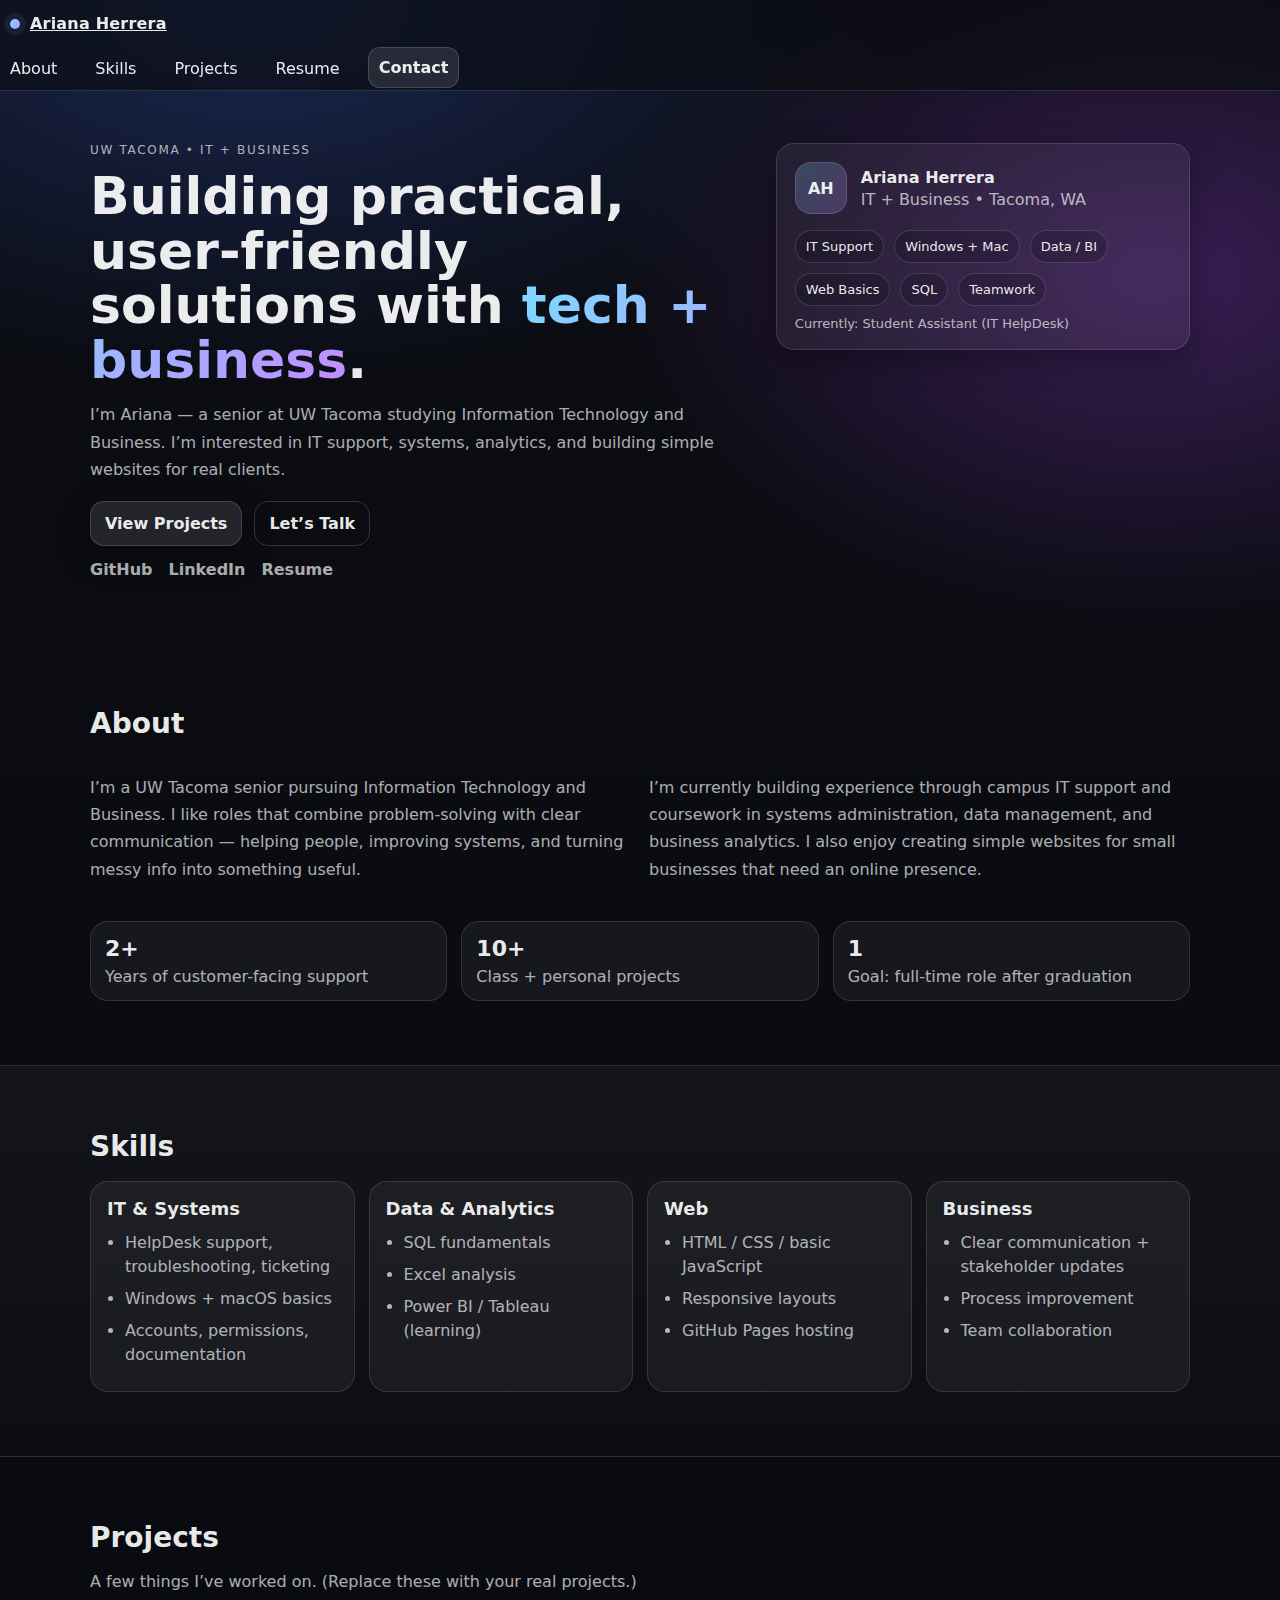
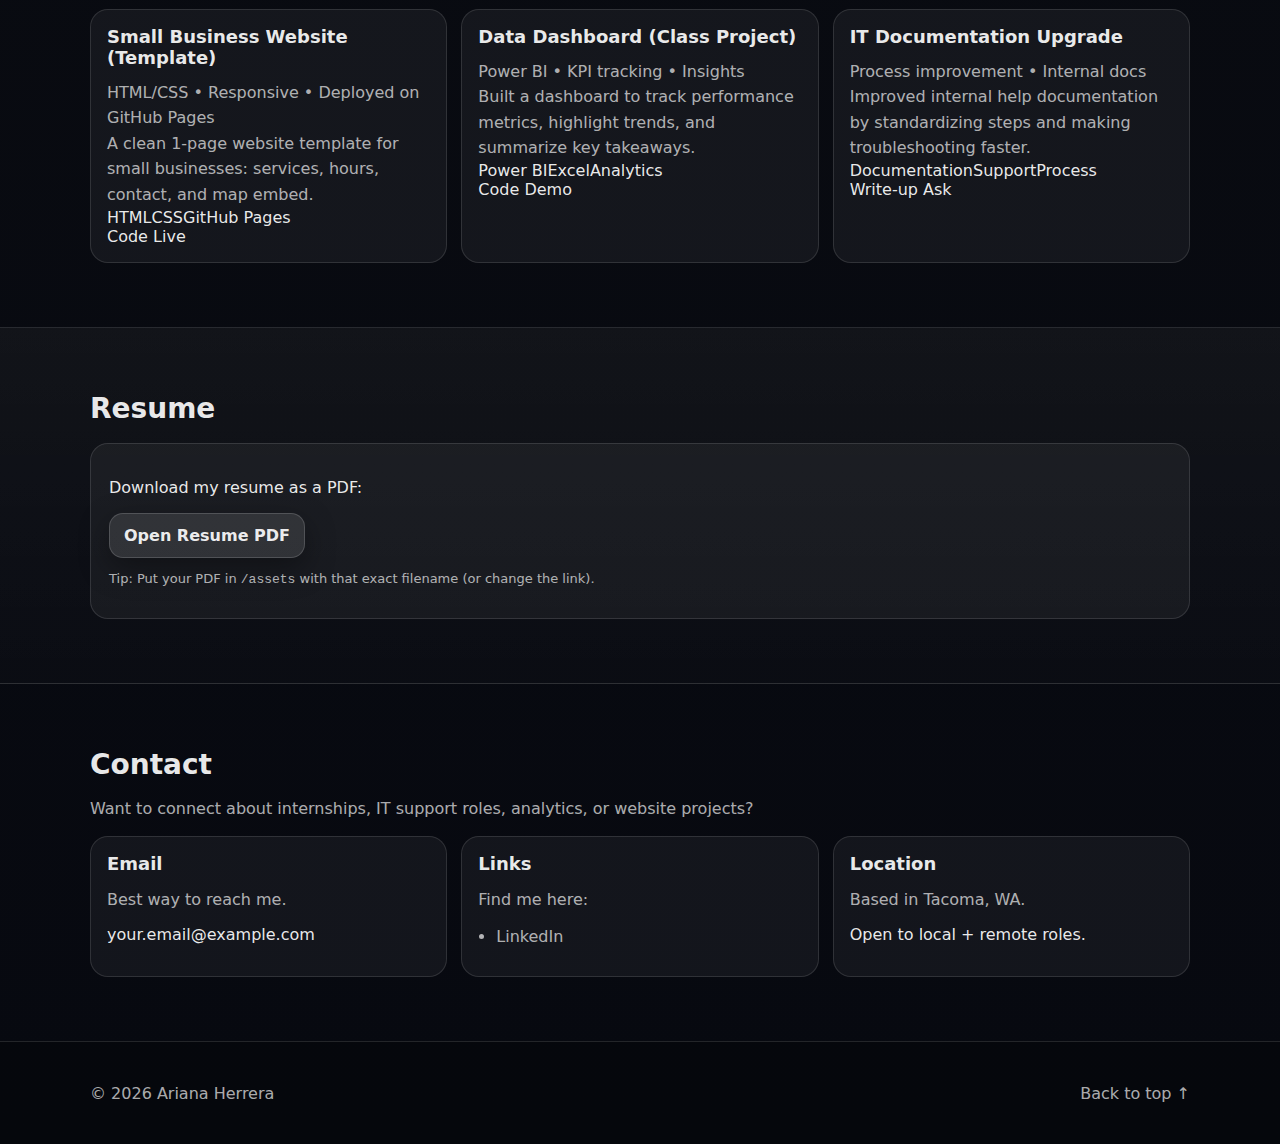
<file: index.html>
<!doctype html>
<html lang="en">
  <head>
    <meta charset="UTF-8" />
    <meta name="viewport" content="width=device-width, initial-scale=1.0" />
    <title>Ariana Herrera | Portfolio</title>
    <meta name="description" content="Portfolio of Ariana Herrera — Information Technology & Business student." />
    <link rel="stylesheet" href="styles.css" />
  </head>

  <body>
    <header class="site-header">
      <a class="logo" href="#top" aria-label="Go to top">
        <span class="logo-dot"></span> Ariana Herrera
      </a>

      <nav class="nav" aria-label="Primary">
        <button class="nav-toggle" aria-label="Open menu" aria-expanded="false">
          ☰
        </button>
        <ul class="nav-list">
          <li><a href="#about">About</a></li>
          <li><a href="#skills">Skills</a></li>
          <li><a href="#projects">Projects</a></li>
          <li><a href="#resume">Resume</a></li>
          <li><a href="#contact" class="btn btn-small">Contact</a></li>
        </ul>
      </nav>
    </header>

    <main id="top">
      <!-- HERO -->
      <section class="section hero">
        <div class="container hero-grid">
          <div>
            <p class="eyebrow">UW Tacoma • IT + Business</p>
            <h1>
              Building practical, user-friendly solutions with
              <span class="gradient-text">tech + business</span>.
            </h1>
            <p class="lead">
              I’m Ariana — a senior at UW Tacoma studying Information Technology and Business.
              I’m interested in IT support, systems, analytics, and building simple websites for real clients.
            </p>

            <div class="hero-actions">
              <a class="btn" href="#projects">View Projects</a>
              <a class="btn btn-ghost" href="#contact">Let’s Talk</a>
            </div>

            <div class="social-row" aria-label="Social links">
              <a href="https://github.com/your-username" target="_blank" rel="noreferrer">GitHub</a>
              <a href="https://www.linkedin.com/in/your-link" target="_blank" rel="noreferrer">LinkedIn</a>
              <a href="./assets/Ariana-Herrera-Resume.pdf" target="_blank" rel="noreferrer">Resume</a>
            </div>
          </div>

          <div class="hero-card">
            <div class="hero-card-top">
              <div class="avatar" aria-hidden="true">AH</div>
              <div>
                <p class="hero-name">Ariana Herrera</p>
                <p class="hero-sub">IT + Business • Tacoma, WA</p>
              </div>
            </div>

            <div class="hero-card-body">
              <div class="pill">IT Support</div>
              <div class="pill">Windows + Mac</div>
              <div class="pill">Data / BI</div>
              <div class="pill">Web Basics</div>
              <div class="pill">SQL</div>
              <div class="pill">Teamwork</div>
            </div>

            <div class="hero-card-footer">
              <p class="small">
                Currently: Student Assistant (IT HelpDesk)
              </p>
            </div>
          </div>
        </div>
      </section>

      <!-- ABOUT -->
      <section id="about" class="section">
        <div class="container">
          <h2>About</h2>
          <div class="two-col">
            <p>
              I’m a UW Tacoma senior pursuing Information Technology and Business.
              I like roles that combine problem-solving with clear communication —
              helping people, improving systems, and turning messy info into something useful.
            </p>
            <p>
              I’m currently building experience through campus IT support and coursework in
              systems administration, data management, and business analytics. I also enjoy
              creating simple websites for small businesses that need an online presence.
            </p>
          </div>

          <div class="stats">
            <div class="stat">
              <p class="stat-number">2+</p>
              <p class="stat-label">Years of customer-facing support</p>
            </div>
            <div class="stat">
              <p class="stat-number">10+</p>
              <p class="stat-label">Class + personal projects</p>
            </div>
            <div class="stat">
              <p class="stat-number">1</p>
              <p class="stat-label">Goal: full-time role after graduation</p>
            </div>
          </div>
        </div>
      </section>

      <!-- SKILLS -->
      <section id="skills" class="section section-alt">
        <div class="container">
          <h2>Skills</h2>

          <div class="card-grid">
            <article class="card">
              <h3>IT & Systems</h3>
              <ul>
                <li>HelpDesk support, troubleshooting, ticketing</li>
                <li>Windows + macOS basics</li>
                <li>Accounts, permissions, documentation</li>
              </ul>
            </article>

            <article class="card">
              <h3>Data & Analytics</h3>
              <ul>
                <li>SQL fundamentals</li>
                <li>Excel analysis</li>
                <li>Power BI / Tableau (learning)</li>
              </ul>
            </article>

            <article class="card">
              <h3>Web</h3>
              <ul>
                <li>HTML / CSS / basic JavaScript</li>
                <li>Responsive layouts</li>
                <li>GitHub Pages hosting</li>
              </ul>
            </article>

            <article class="card">
              <h3>Business</h3>
              <ul>
                <li>Clear communication + stakeholder updates</li>
                <li>Process improvement</li>
                <li>Team collaboration</li>
              </ul>
            </article>
          </div>
        </div>
      </section>

      <!-- PROJECTS -->
      <section id="projects" class="section">
        <div class="container">
          <div class="section-head">
            <h2>Projects</h2>
            <p class="muted">A few things I’ve worked on. (Replace these with your real projects.)</p>
          </div>

          <div class="project-grid">
            <article class="project">
              <div class="project-top">
                <h3>Small Business Website (Template)</h3>
                <p class="muted">HTML/CSS • Responsive • Deployed on GitHub Pages</p>
              </div>
              <p>
                A clean 1-page website template for small businesses: services, hours, contact, and map embed.
              </p>
              <div class="tags">
                <span class="tag">HTML</span><span class="tag">CSS</span><span class="tag">GitHub Pages</span>
              </div>
              <div class="links">
                <a href="https://github.com/your-username/project-repo" target="_blank" rel="noreferrer">Code</a>
                <a href="https://your-username.github.io/project-repo/" target="_blank" rel="noreferrer">Live</a>
              </div>
            </article>

            <article class="project">
              <div class="project-top">
                <h3>Data Dashboard (Class Project)</h3>
                <p class="muted">Power BI • KPI tracking • Insights</p>
              </div>
              <p>
                Built a dashboard to track performance metrics, highlight trends, and summarize key takeaways.
              </p>
              <div class="tags">
                <span class="tag">Power BI</span><span class="tag">Excel</span><span class="tag">Analytics</span>
              </div>
              <div class="links">
                <a href="#" aria-disabled="true">Code</a>
                <a href="#" aria-disabled="true">Demo</a>
              </div>
            </article>

            <article class="project">
              <div class="project-top">
                <h3>IT Documentation Upgrade</h3>
                <p class="muted">Process improvement • Internal docs</p>
              </div>
              <p>
                Improved internal help documentation by standardizing steps and making troubleshooting faster.
              </p>
              <div class="tags">
                <span class="tag">Documentation</span><span class="tag">Support</span><span class="tag">Process</span>
              </div>
              <div class="links">
                <a href="#" aria-disabled="true">Write-up</a>
                <a href="#contact">Ask</a>
              </div>
            </article>
          </div>
        </div>
      </section>

      <!-- RESUME -->
      <section id="resume" class="section section-alt">
        <div class="container">
          <h2>Resume</h2>
          <div class="resume-box">
            <p>
              Download my resume as a PDF:
            </p>
            <a class="btn" href="./assets/Ariana-Herrera-Resume.pdf" target="_blank" rel="noreferrer">
              Open Resume PDF
            </a>
            <p class="small muted">
              Tip: Put your PDF in <code>/assets</code> with that exact filename (or change the link).
            </p>
          </div>
        </div>
      </section>

      <!-- CONTACT -->
      <section id="contact" class="section">
        <div class="container">
          <h2>Contact</h2>
          <p class="muted">
            Want to connect about internships, IT support roles, analytics, or website projects?
          </p>

          <div class="contact-grid">
            <div class="card">
              <h3>Email</h3>
              <p class="muted">Best way to reach me.</p>
              <p><a href="mailto:your.email@example.com">your.email@example.com</a></p>
            </div>

            <div class="card">
              <h3>Links</h3>
              <p class="muted">Find me here:</p>
              <ul class="link-list">

                <li><a href="https://www.linkedin.com/in/your-link" target="_blank" rel="noreferrer">LinkedIn</a></li>
              </ul>
            </div>

            <div class="card">
              <h3>Location</h3>
              <p class="muted">Based in Tacoma, WA.</p>
              <p>Open to local + remote roles.</p>
            </div>
          </div>
        </div>
      </section>
    </main>

    <footer class="site-footer">
      <div class="container footer-row">
        <p>© <span id="year"></span> Ariana Herrera</p>
        <a href="#top">Back to top ↑</a>
      </div>
    </footer>

    <script src="script.js"></script>
  </body>
</html>
</file>
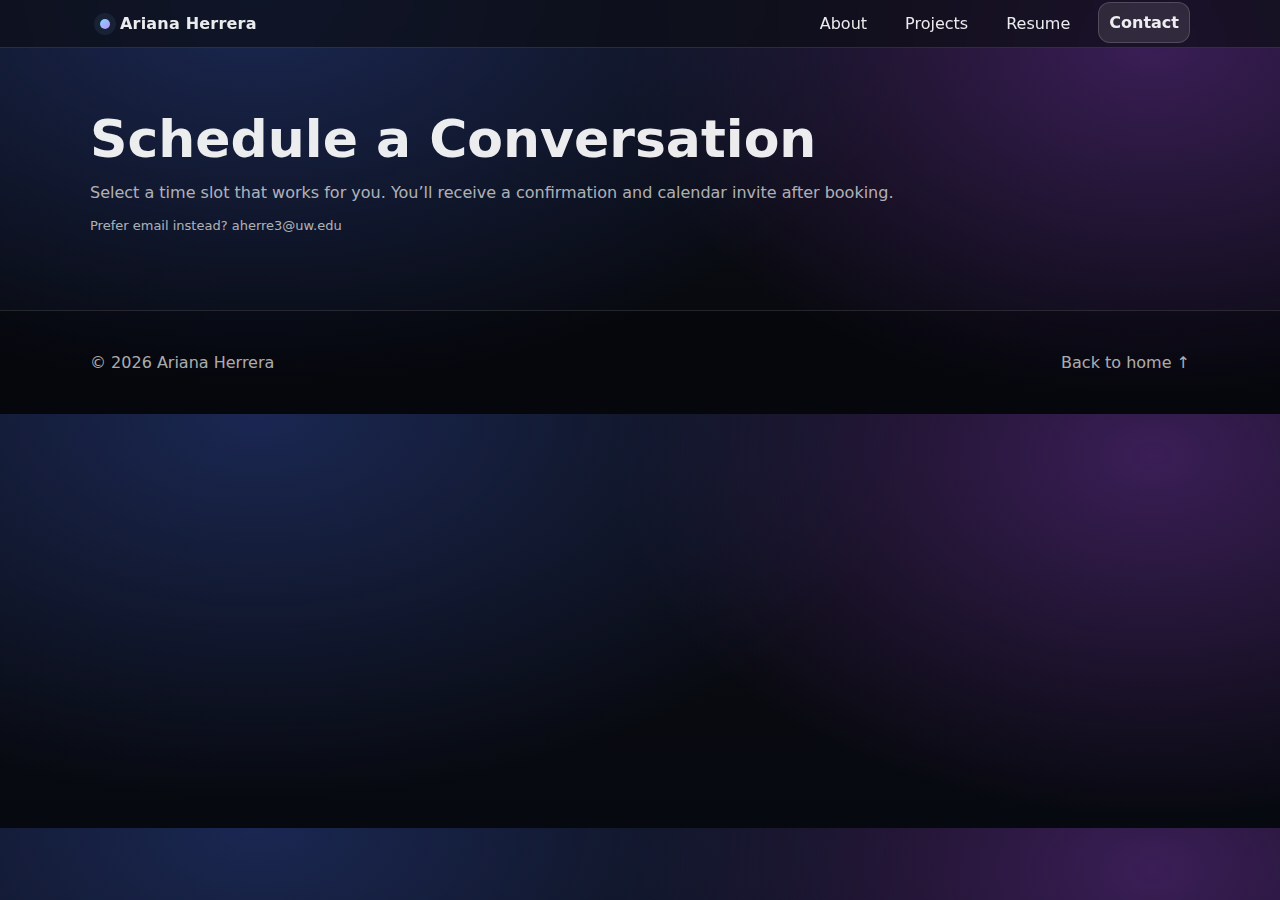
<file: schedule.html>
<!doctype html>
<html lang="en">
  <head>
    <meta charset="UTF-8" />
    <meta name="viewport" content="width=device-width, initial-scale=1.0" />
    <title>Schedule a Conversation | Ariana Herrera</title>
    <meta name="description" content="Schedule a conversation with Ariana Herrera." />
    <link rel="stylesheet" href="styles.css" />
  </head>

  <body>
    <header class="site-header">
      <div class="container header-row">
        <a class="logo" href="./index.html#top" aria-label="Back to homepage">
          <span class="logo-dot"></span> Ariana Herrera
        </a>

        <nav class="nav" aria-label="Primary">
          <button class="nav-toggle" aria-label="Open menu" aria-expanded="false">
            ☰
          </button>

          <ul class="nav-list">
            <li><a href="./index.html#about">About</a></li>
            <li><a href="./index.html#projects">Projects</a></li>
            <li><a href="./index.html#resume">Resume</a></li>
            <li><a href="./index.html#contact" class="btn btn-small">Contact</a></li>
          </ul>
        </nav>
      </div>
    </header>

    <main id="top">
      <section class="section">
        <div class="container">
          <div class="schedule-head">
            <h1 class="schedule-title">Schedule a Conversation</h1>
            <p class="muted schedule-subtitle">
              Select a time slot that works for you. You’ll receive a confirmation and calendar invite after booking.
            </p>
          </div>

          <div class="schedule-card">
            <!-- ✅ Calendly Inline Embed -->
            <div
              class="calendly-inline-widget"
              data-url="https://calendly.com/ariana-herrera-pnw/30min"
            ></div>
          </div>

          <p class="small muted schedule-alt">
            Prefer email instead? <a href="mailto:aherre3@uw.edu">aherre3@uw.edu</a>
          </p>
        </div>
      </section>
    </main>

    <footer class="site-footer">
      <div class="container footer-row">
        <p>© <span id="year"></span> Ariana Herrera</p>
        <a href="./index.html#top" class="back-to-top">Back to home ↑</a>
      </div>
    </footer>

    <!-- ✅ Use your shared JS so it works on both pages -->
    <script src="script.js"></script>

    <!-- ✅ Calendly Widget Script (required) -->
    <script src="https://assets.calendly.com/assets/external/widget.js" async></script>
  </body>
</html>
</file>
<file: styles.css>
/* ================= ROOT VARIABLES ================= */
:root{
  --bg: #0b0d12;
  --bg2: #0f1320;
  --card: rgba(255,255,255,0.06);
  --text: rgba(255,255,255,0.92);
  --muted: rgba(255,255,255,0.68);
  --border: rgba(255,255,255,0.12);
  --shadow: 0 10px 30px rgba(0,0,0,0.35);
  --radius: 18px;
  --max: 1100px;
  --header-offset: 90px;
}

/* ================= LIGHT MODE OVERRIDES ================= */
:root[data-theme="light"]{
  --bg: #f7f8fb;
  --bg2: #ffffff;
  --card: rgba(0,0,0,0.04);
  --text: rgba(0,0,0,0.88);
  --muted: rgba(0,0,0,0.60);
  --border: rgba(0,0,0,0.12);
  --shadow: 0 10px 30px rgba(0,0,0,0.12);
}

/* ================= BASE ================= */
*{ box-sizing:border-box; }

html{
  scroll-behavior:smooth;
  scroll-padding-top: var(--header-offset);
}

section{
  scroll-margin-top: var(--header-offset);
}

body{
  margin:0;
  font-family: ui-sans-serif, system-ui, -apple-system, Segoe UI, Roboto, Arial,
               "Apple Color Emoji","Segoe UI Emoji";
  background:
    radial-gradient(1200px 700px at 20% 0%, #1a2752 0%, rgba(26,39,82,0) 55%),
    radial-gradient(900px 600px at 90% 10%, #3a1e56 0%, rgba(58,30,86,0) 60%),
    linear-gradient(180deg, var(--bg) 0%, #070910 100%);
  color: var(--text);
}

:root[data-theme="light"] body{
  /* lighter background feel */
  background:
    radial-gradient(1200px 700px at 20% 0%, rgba(26,39,82,0.16) 0%, rgba(26,39,82,0) 55%),
    radial-gradient(900px 600px at 90% 10%, rgba(58,30,86,0.12) 0%, rgba(58,30,86,0) 60%),
    linear-gradient(180deg, var(--bg) 0%, var(--bg2) 100%);
}

a{ color: inherit; text-decoration:none; }
a:hover{ text-decoration:underline; }

.container{
  width: min(var(--max), calc(100% - 40px));
  margin: 0 auto;
}

/* ================= HEADER ================= */
.site-header{
  position: sticky;
  top: 0;
  z-index: 50;
  backdrop-filter: blur(14px);
  background: rgba(11,13,18,0.65);
  border-bottom: 1px solid var(--border);
}

:root[data-theme="light"] .site-header{
  background: rgba(247,248,251,0.72);
}

.header-row{
  display:flex;
  align-items:center;
  justify-content:space-between;
}

.logo{
  display:flex;
  align-items:center;
  gap:10px;
  padding: 14px 0 14px 10px; /* dot not touching the corner */
  font-weight: 700;
  letter-spacing: 0.2px;
}

.logo-dot{
  width: 10px;
  height: 10px;
  border-radius: 50%;
  background: linear-gradient(135deg, #7cdbff, #c38bff);
  box-shadow: 0 0 0 6px rgba(124,219,255,0.08);
}

/* ================= NAV ================= */
.nav{ position: relative; }

.nav-toggle{
  display:none;
  border: 1px solid var(--border);
  background: rgba(255,255,255,0.06);
  color: var(--text);
  border-radius: 12px;
  padding: 10px 12px;
  cursor: pointer;
}

:root[data-theme="light"] .nav-toggle{
  background: rgba(0,0,0,0.04);
}

.nav-list{
  display:flex;
  gap: 18px;
  list-style:none;
  margin:0;
  padding:0;
  align-items:center;
}

.nav-list a{
  padding: 10px 10px;
  border-radius: 12px;
  display:inline-block;
}

.nav-list a:hover{
  background: rgba(255,255,255,0.06);
  text-decoration:none;
}

:root[data-theme="light"] .nav-list a:hover{
  background: rgba(0,0,0,0.04);
}

/* Keep the Contact pill away from the bottom border line */
.nav-list .btn-small{
  margin-bottom: 2px;
}

/* ================= SECTIONS ================= */
.section{ padding: 64px 0; }

.section-alt{
  background: linear-gradient(180deg, rgba(255,255,255,0.04), rgba(255,255,255,0.01));
  border-top: 1px solid var(--border);
  border-bottom: 1px solid var(--border);
}

:root[data-theme="light"] .section-alt{
  background: linear-gradient(180deg, rgba(0,0,0,0.02), rgba(0,0,0,0.01));
}

.hero{ padding-top: 52px; }

/* ================= TYPOGRAPHY ================= */
.eyebrow{
  color: var(--muted);
  text-transform: uppercase;
  letter-spacing: 0.14em;
  font-size: 12px;
  margin: 0 0 12px;
}

h1{
  font-size: clamp(34px, 4.2vw, 52px);
  line-height: 1.05;
  margin: 0 0 14px;
}

h2{
  font-size: 28px;
  margin: 0 0 18px;
}

h3{
  margin: 0 0 12px;
  font-size: 18px;
}

.lead{
  font-size: 16px;
  color: var(--muted);
  line-height: 1.7;
  margin: 0 0 18px;
}

.muted{ color: var(--muted); }
.small{ font-size: 13px; color: var(--muted); }

.gradient-text{
  background: linear-gradient(135deg, #7cdbff, #c38bff);
  -webkit-background-clip: text;
  background-clip: text;
  color: transparent;
}

/* ================= LAYOUT ================= */
.hero-grid{
  display:grid;
  grid-template-columns: 1.35fr 0.85fr;
  gap: 28px;
  align-items: start;
}

.two-col{
  display:grid;
  grid-template-columns: 1fr 1fr;
  gap: 18px;
  color: var(--muted);
  line-height: 1.7;
}

/* ================= BUTTONS ================= */
.btn{
  display:inline-flex;
  align-items:center;
  justify-content:center;
  gap:10px;
  padding: 12px 14px;
  border-radius: 14px;
  border: 1px solid rgba(255,255,255,0.16);
  background: rgba(255,255,255,0.10);
  box-shadow: var(--shadow);
  text-decoration:none;
  font-weight: 600;
  transition: transform 0.15s ease, background 0.15s ease, border-color 0.15s ease;
}

:root[data-theme="light"] .btn{
  border: 1px solid rgba(0,0,0,0.12);
  background: rgba(0,0,0,0.04);
}

.btn:hover{
  text-decoration:none;
  transform: translateY(-1px);
}

.btn:active{ transform: translateY(0); }

.btn-ghost{
  background: transparent;
  box-shadow:none;
}

.btn-outline{
  background: transparent;
  border: 1px solid var(--border);
  box-shadow:none;
}

.btn-small{
  padding: 10px 12px;
  box-shadow:none;
}

.hero-actions{
  display:flex;
  gap: 12px;
  flex-wrap: wrap;
  margin: 18px 0 14px;
}

.social-row{
  display:flex;
  gap: 16px;
  color: var(--muted);
  font-weight: 600;
}

/* ================= CARDS ================= */
.hero-card{
  border: 1px solid var(--border);
  background: var(--card);
  border-radius: var(--radius);
  box-shadow: var(--shadow);
  padding: 18px;
}

.hero-card-top{
  display:flex;
  gap: 14px;
  align-items:center;
}

.avatar{
  width: 52px;
  height: 52px;
  border-radius: 16px;
  display:grid;
  place-items:center;
  font-weight: 800;
  background: linear-gradient(135deg, rgba(124,219,255,0.22), rgba(195,139,255,0.22));
  border: 1px solid rgba(255,255,255,0.14);
}

:root[data-theme="light"] .avatar{
  border: 1px solid rgba(0,0,0,0.10);
}

.hero-name{ margin:0; font-weight: 800; }
.hero-sub{ margin: 3px 0 0; color: var(--muted); }

.hero-card-body{
  display:flex;
  flex-wrap: wrap;
  gap: 10px;
  margin: 16px 0 10px;
}

.pill{
  border: 1px solid rgba(255,255,255,0.14);
  background: rgba(0,0,0,0.18);
  padding: 8px 10px;
  border-radius: 999px;
  font-size: 13px;
  color: var(--text);
}

:root[data-theme="light"] .pill{
  border: 1px solid rgba(0,0,0,0.12);
  background: rgba(0,0,0,0.04);
  color: var(--text);
}

.hero-card-footer .small{ margin: 0; }

/* ================= STATS ================= */
.stats{
  margin-top: 22px;
  display:grid;
  grid-template-columns: repeat(3, 1fr);
  gap: 14px;
}

.stat{
  border: 1px solid var(--border);
  background: rgba(255,255,255,0.05);
  border-radius: var(--radius);
  padding: 14px;
}

:root[data-theme="light"] .stat{
  background: rgba(0,0,0,0.03);
}

.stat-number{
  margin: 0;
  font-size: 22px;
  font-weight: 900;
}

.stat-label{
  margin: 6px 0 0;
  color: var(--muted);
}

/* ================= GRIDS ================= */
.card-grid{
  display:grid;
  grid-template-columns: repeat(4, 1fr);
  gap: 14px;
}

.card{
  border: 1px solid var(--border);
  background: rgba(255,255,255,0.05);
  border-radius: var(--radius);
  padding: 16px;
}

:root[data-theme="light"] .card{
  background: rgba(0,0,0,0.03);
}

.card ul{
  margin: 0;
  padding-left: 18px;
  color: var(--muted);
}

.card li{
  margin: 8px 0;
  line-height: 1.5;
}

.project-grid{
  margin-top: 18px;
  display:grid;
  grid-template-columns: repeat(3, 1fr);
  gap: 14px;
}

.project{
  border: 1px solid var(--border);
  background: rgba(255,255,255,0.05);
  border-radius: var(--radius);
  padding: 16px;
}

:root[data-theme="light"] .project{
  background: rgba(0,0,0,0.03);
}

.project p{
  margin: 0;
  color: var(--muted);
  line-height: 1.6;
}

/* ================= RESUME ================= */
.resume-box{
  border: 1px solid var(--border);
  background: rgba(255,255,255,0.05);
  border-radius: var(--radius);
  padding: 18px;
}

:root[data-theme="light"] .resume-box{
  background: rgba(0,0,0,0.03);
}

/* ================= CONTACT ================= */
.contact-grid{
  margin-top: 18px;
  display:grid;
  grid-template-columns: repeat(3, 1fr);
  gap: 14px;
}

/* ================= FOOTER ================= */
.site-footer{
  border-top: 1px solid var(--border);
  padding: 26px 0;
  background: rgba(0,0,0,0.22);
}

:root[data-theme="light"] .site-footer{
  background: rgba(0,0,0,0.04);
}

.footer-row{
  display:flex;
  align-items:center;
  justify-content: space-between;
  gap: 12px;
  color: var(--muted);
}

.theme-toggle{
  border: 1px solid var(--border);
  background: rgba(255,255,255,0.08);
  color: var(--text);
  border-radius: 12px;
  padding: 6px 10px;
  cursor: pointer;
  font-size: 14px;
}

:root[data-theme="light"] .theme-toggle{
  background: rgba(0,0,0,0.04);
}

/* ================= RESPONSIVE ================= */
@media (max-width: 980px){
  .hero-grid{ grid-template-columns: 1fr; }
  .card-grid{ grid-template-columns: repeat(2, 1fr); }
  .project-grid{ grid-template-columns: 1fr; }
  .contact-grid{ grid-template-columns: 1fr; }
  .stats{ grid-template-columns: 1fr; }
  .two-col{ grid-template-columns: 1fr; }
}

@media (max-width: 720px){
  :root{ --header-offset: 110px; }

  .nav-toggle{ display:inline-flex; }

  .nav-list{
    position:absolute;
    right:0;
    top: 54px;
    width: 220px;
    flex-direction: column;
    align-items: stretch;
    gap: 6px;
    padding: 10px;
    border: 1px solid var(--border);
    background: rgba(11,13,18,0.92);
    border-radius: 16px;
    display:none;
  }

  :root[data-theme="light"] .nav-list{
    background: rgba(247,248,251,0.98);
  }

  .nav-list.open{ display:flex; }
  .nav-list a{ padding: 10px 12px; }
}
</file>
